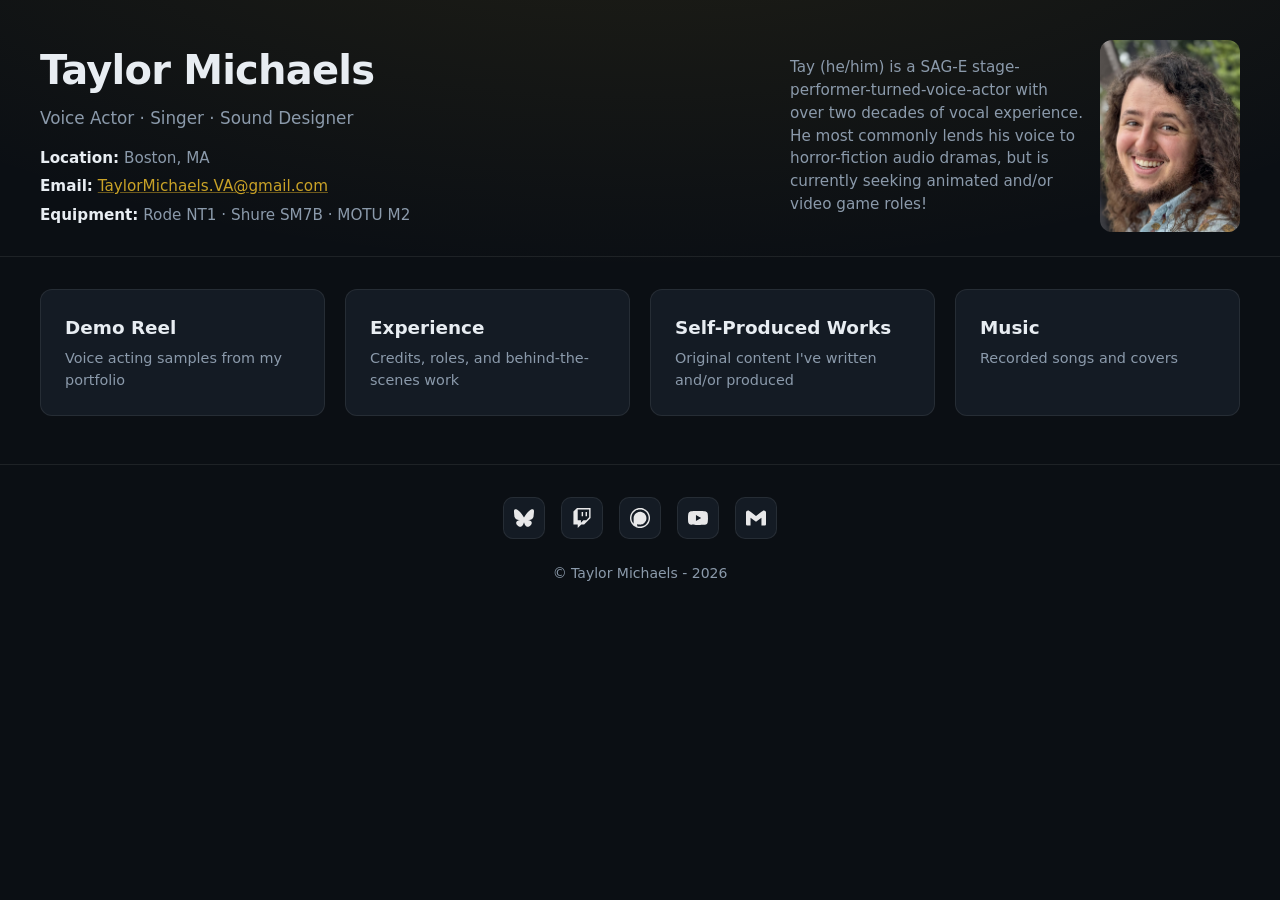
<file: index.html>
<!doctype html>
<html lang="en">
<head>
  <meta charset="utf-8" />
  <meta name="viewport" content="width=device-width, initial-scale=1" />
  <title>Taylor Michaels - CV</title>
  <link rel="stylesheet" href="styles.css" />
</head>
<body>
  <header class="site-header">
    <div class="inner header-layout">
  
      <div class="header-main">
        <h1>Taylor Michaels</h1>
  
        <p class="tagline">
          Voice Actor · Singer · Sound Designer
        </p>
  
        <p class="equipment">
          <strong>Location:</strong>
          Boston, MA
        </p>

        <p class="contact">
          <strong>Email:</strong>
          <a href="mailto:TaylorMichaels.VA@gmail.com">
            TaylorMichaels.VA@gmail.com
          </a>
        </p>
  
        <p class="equipment">
          <strong>Equipment:</strong>
          Rode NT1 · Shure SM7B · MOTU M2
        </p>
      </div>
  
      <div class="header-side">
        <div class="bio">
          <p>
            Tay (he/him) is a SAG-E stage-performer-turned-voice-actor with
            over two decades of vocal experience. He most commonly lends his voice to
            horror-fiction audio dramas, but is currently seeking 
            animated and/or video game roles!
          </p>
        </div>
      
        <div class="headshot-wrap">
          <img
            class="headshot"
            src="images/me.jpg"
            alt="Headshot of Taylor Michaels"
          />
        </div>
      </div>
  
    </div>
  </header>

  <main class="content inner">
    <nav class="nav-grid" aria-label="Site sections">
      <a class="nav-card" href="demo-reel.html">
        <span class="nav-card-title">Demo Reel</span>
        <span class="nav-card-desc">Voice acting samples from my portfolio</span>
      </a>
      <a class="nav-card" href="experience.html">
        <span class="nav-card-title">Experience</span>
        <span class="nav-card-desc">Credits, roles, and behind-the-scenes work</span>
      </a>
      <a class="nav-card" href="self-produced.html">
        <span class="nav-card-title">Self-Produced Works</span>
        <span class="nav-card-desc">Original content I've written and/or produced</span>
      </a>
      <a class="nav-card" href="music.html">
        <span class="nav-card-title">Music</span>
        <span class="nav-card-desc">Recorded songs and covers</span>
      </a>
    </nav>
  </main>

  <div data-include="partials/footer.html"></div>
  <script src="scripts/includes.js"></script>
</body>
</html>
</file>
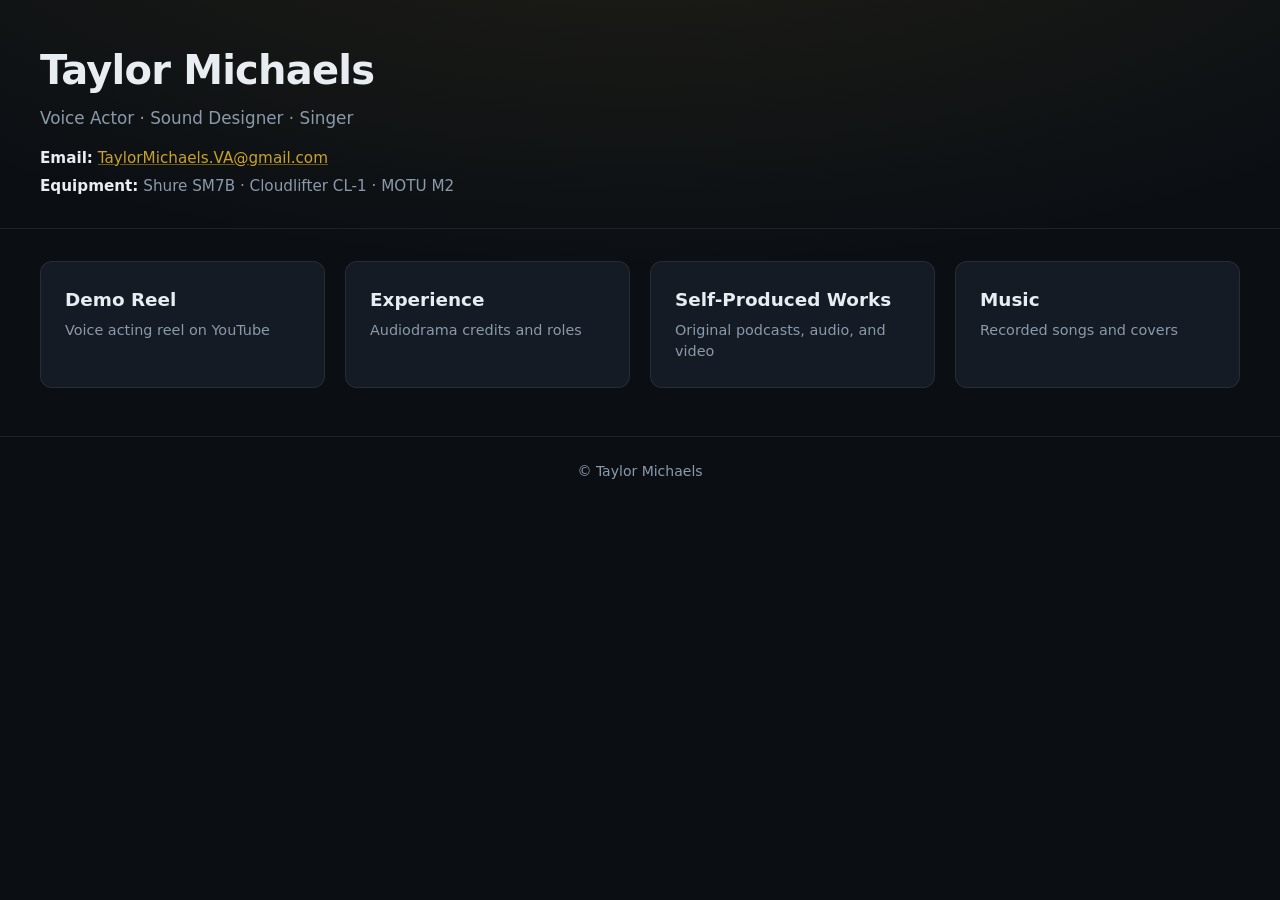
<file: docs/index.html>
<!doctype html>
<html lang="en">
<head>
  <meta charset="utf-8" />
  <meta name="viewport" content="width=device-width, initial-scale=1" />
  <title>Taylor Michaels — Vocal Resume</title>
  <link rel="stylesheet" href="styles.css" />
</head>
<body>
  <header class="site-header">
    <div class="inner">
      <h1>Taylor Michaels</h1>
      <p class="tagline">Voice Actor · Sound Designer · Singer</p>
      <p class="contact">
        <strong>Email:</strong>
        <a href="mailto:TaylorMichaels.VA@gmail.com">TaylorMichaels.VA@gmail.com</a>
      </p>
      <p class="equipment">
        <strong>Equipment:</strong> Shure SM7B · Cloudlifter CL-1 · MOTU M2
      </p>
    </div>
  </header>

  <main class="content inner">
    <nav class="nav-grid" aria-label="Site sections">
      <a class="nav-card" href="demo-reel.html">
        <span class="nav-card-title">Demo Reel</span>
        <span class="nav-card-desc">Voice acting reel on YouTube</span>
      </a>
      <a class="nav-card" href="experience.html">
        <span class="nav-card-title">Experience</span>
        <span class="nav-card-desc">Audiodrama credits and roles</span>
      </a>
      <a class="nav-card" href="self-produced.html">
        <span class="nav-card-title">Self-Produced Works</span>
        <span class="nav-card-desc">Original podcasts, audio, and video</span>
      </a>
      <a class="nav-card" href="music.html">
        <span class="nav-card-title">Music</span>
        <span class="nav-card-desc">Recorded songs and covers</span>
      </a>
    </nav>
  </main>

  <footer class="site-footer">
    <div class="inner">
      <p>© Taylor Michaels</p>
    </div>
  </footer>
</body>
</html>
</file>
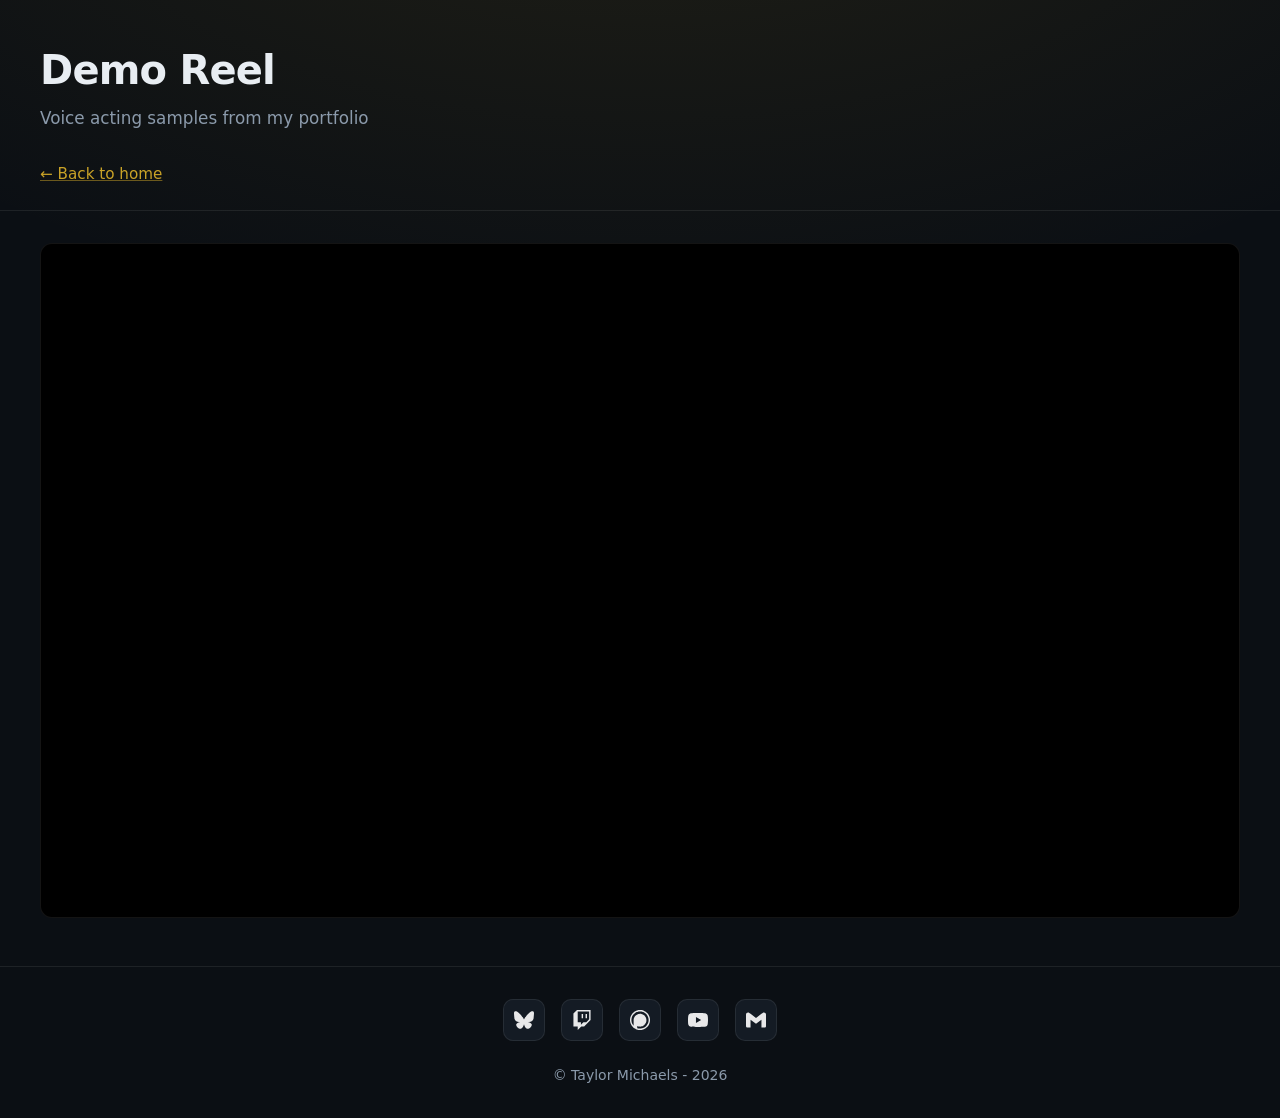
<file: demo-reel.html>
<!doctype html>
<html lang="en">
<head>
  <meta charset="utf-8" />
  <meta name="viewport" content="width=device-width, initial-scale=1" />
  <title>Demo Reel - Taylor Michaels</title>
  <link rel="stylesheet" href="styles.css" />
</head>
<body>
  <header class="site-header">
    <div class="inner">
      <h1>Demo Reel</h1>
      <p class="tagline">Voice acting samples from my portfolio</p>
      <a class="nav-link" href="index.html">← Back to home</a>
    </div>
  </header>

  <main class="content inner">
    <div class="video-embed">
      <iframe
        src="https://www.youtube.com/embed/QNizPZZmlKU"
        title="Taylor Michaels — Demo Reel"
        allow="accelerometer; autoplay; clipboard-write; encrypted-media; gyroscope; picture-in-picture; web-share"
        referrerpolicy="strict-origin-when-cross-origin"
        allowfullscreen
      ></iframe>
    </div>
  </main>

  <div data-include="partials/footer.html"></div>
  <script src="scripts/includes.js"></script>
</body>
</html>
</file>
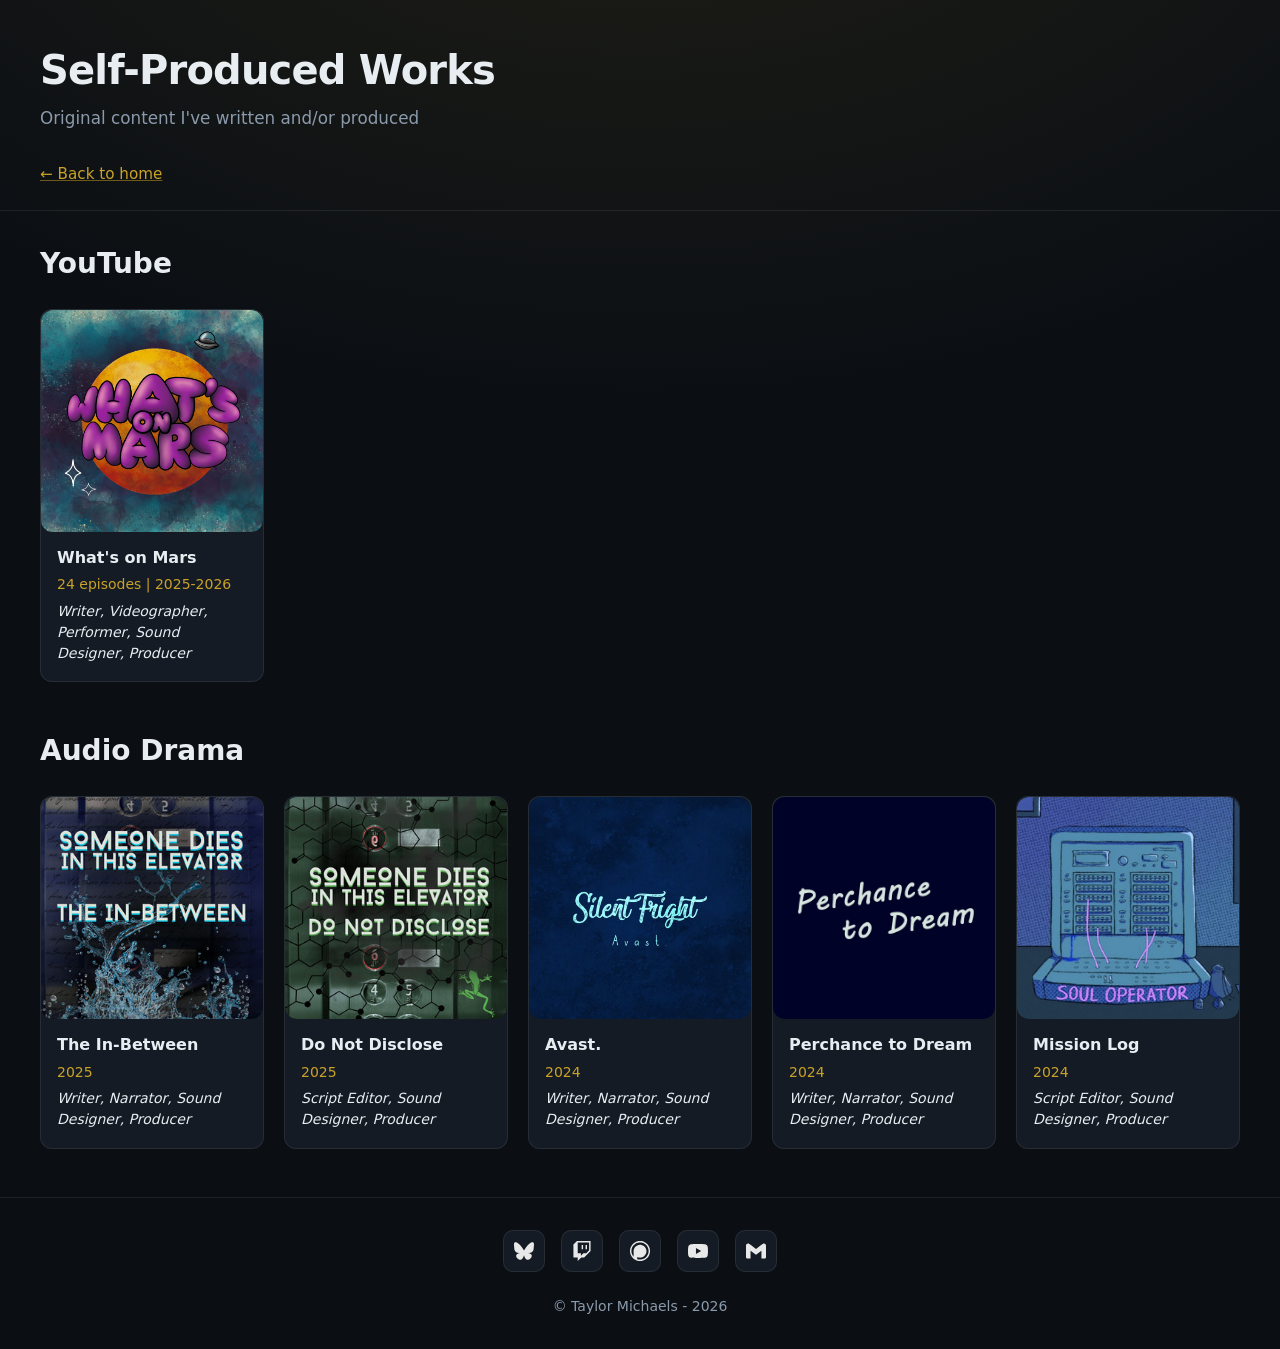
<file: self-produced.html>
<!doctype html>
<html lang="en">
<head>
  <meta charset="utf-8" />
  <meta name="viewport" content="width=device-width, initial-scale=1" />
  <title>Self-Produced Works - Taylor Michaels</title>
  <link rel="stylesheet" href="styles.css" />
</head>
<body>
  <header class="site-header">
    <div class="inner">
      <h1>Self-Produced Works</h1>
      <p class="tagline">Original content I've written and/or produced</p>
      <a class="nav-link" href="index.html">← Back to home</a>
    </div>
  </header>

  <main class="content inner">
    <div class="section-intro">
      <h2>YouTube</h2>
    </div>

    <section id="youtube_self" class="shows-grid" aria-label="youtube work"></section>

    <br></br>

    <div class="section-intro">
      <h2>Audio Drama</h2>
    </div>

    <section id="audiodrama_self" class="shows-grid" aria-label="bts work"></section>
  </main>

  <div data-include="partials/footer.html"></div>
  <script src="scripts/includes.js"></script>

  <script type="module">
    import { createMediaCard, renderRoles, episodeLabel }
    from "./scripts/rendercards.js";
    import { youtube_self, audiodrama_self }
    from "./data/collections.js";

    const grid = document.getElementById("youtube_self");

    youtube_self.forEach((show) => {
      const { card, meta } = createMediaCard(show);

      meta.innerHTML = `
        <h3>${show.title}</h3>
        <p class="stats">${episodeLabel(show.episodes)} | ${show.years}</p>
        ${renderRoles(show.roles)}
      `;

      grid.appendChild(card);
    });

    const audiodrama_self_grid = document.getElementById("audiodrama_self");

    audiodrama_self.forEach((bts) => {
      const { card, meta } = createMediaCard(bts);

      meta.innerHTML = `
        <h3>${bts.title}</h3>
        <p class="stats">${bts.years}</p>
        ${renderRoles(bts.roles)}
      `;

      audiodrama_self_grid.appendChild(card);
    });
  </script>
</body>
</html>
</file>
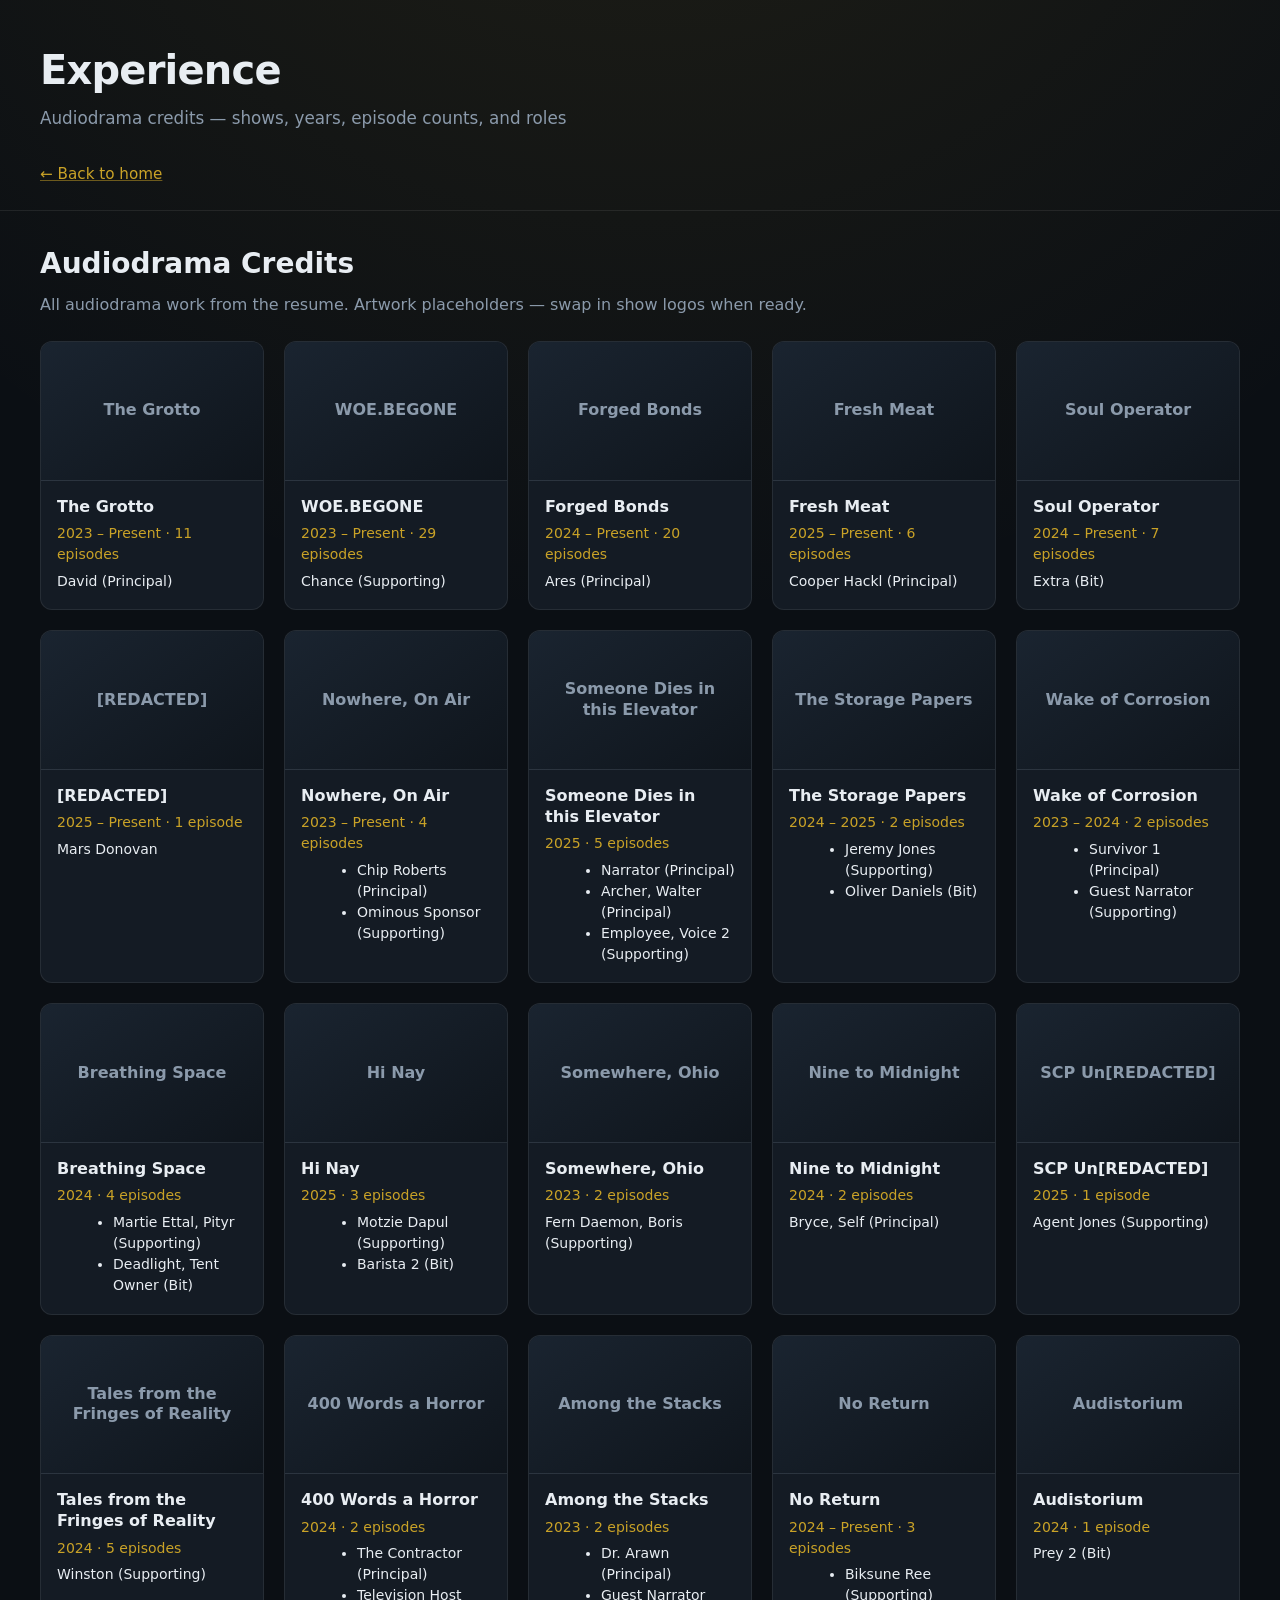
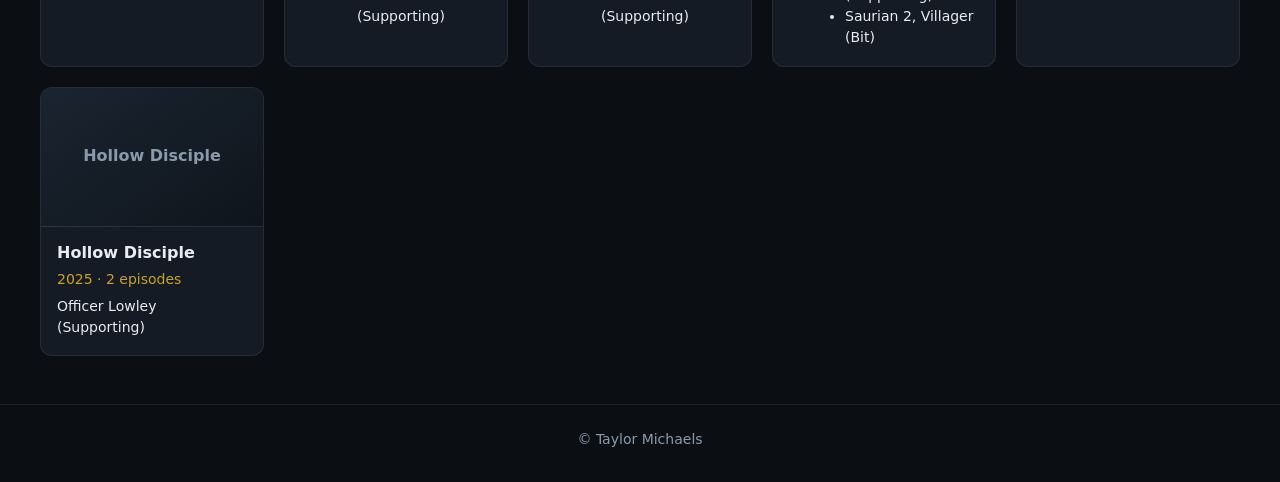
<file: docs/audiodrama.html>
<!doctype html>
<html lang="en">
<head>
  <meta charset="utf-8" />
  <meta http-equiv="refresh" content="0; url=experience.html" />
  <title>Redirecting…</title>
  <link rel="canonical" href="experience.html" />
</head>
<body>
  <p><a href="experience.html">Continue to Experience</a></p>
</body>
</html>
</file>
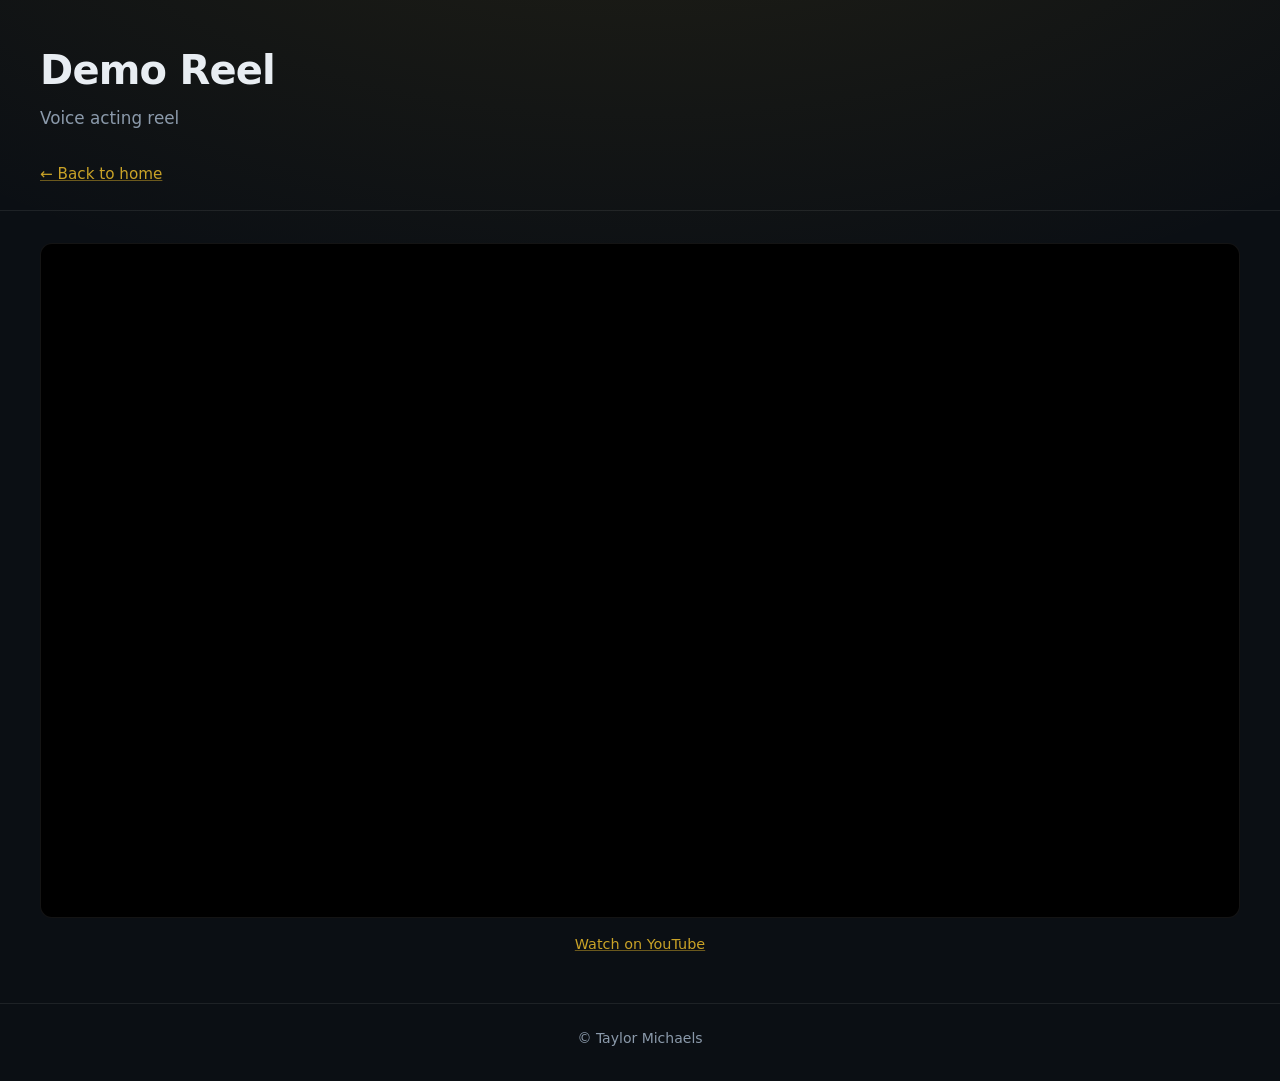
<file: docs/demo-reel.html>
<!doctype html>
<html lang="en">
<head>
  <meta charset="utf-8" />
  <meta name="viewport" content="width=device-width, initial-scale=1" />
  <title>Demo Reel — Taylor Michaels</title>
  <link rel="stylesheet" href="styles.css" />
</head>
<body>
  <header class="site-header">
    <div class="inner">
      <h1>Demo Reel</h1>
      <p class="tagline">Voice acting reel</p>
      <a class="nav-link" href="index.html">← Back to home</a>
    </div>
  </header>

  <main class="content inner">
    <div class="video-embed">
      <iframe
        src="https://www.youtube.com/embed/QNizPZZmlKU"
        title="Taylor Michaels — Demo Reel"
        allow="accelerometer; autoplay; clipboard-write; encrypted-media; gyroscope; picture-in-picture; web-share"
        referrerpolicy="strict-origin-when-cross-origin"
        allowfullscreen
      ></iframe>
    </div>
    <p class="video-caption">
      <a href="https://youtu.be/QNizPZZmlKU" target="_blank" rel="noopener">Watch on YouTube</a>
    </p>
  </main>

  <footer class="site-footer">
    <div class="inner">
      <p>© Taylor Michaels</p>
    </div>
  </footer>
</body>
</html>
</file>
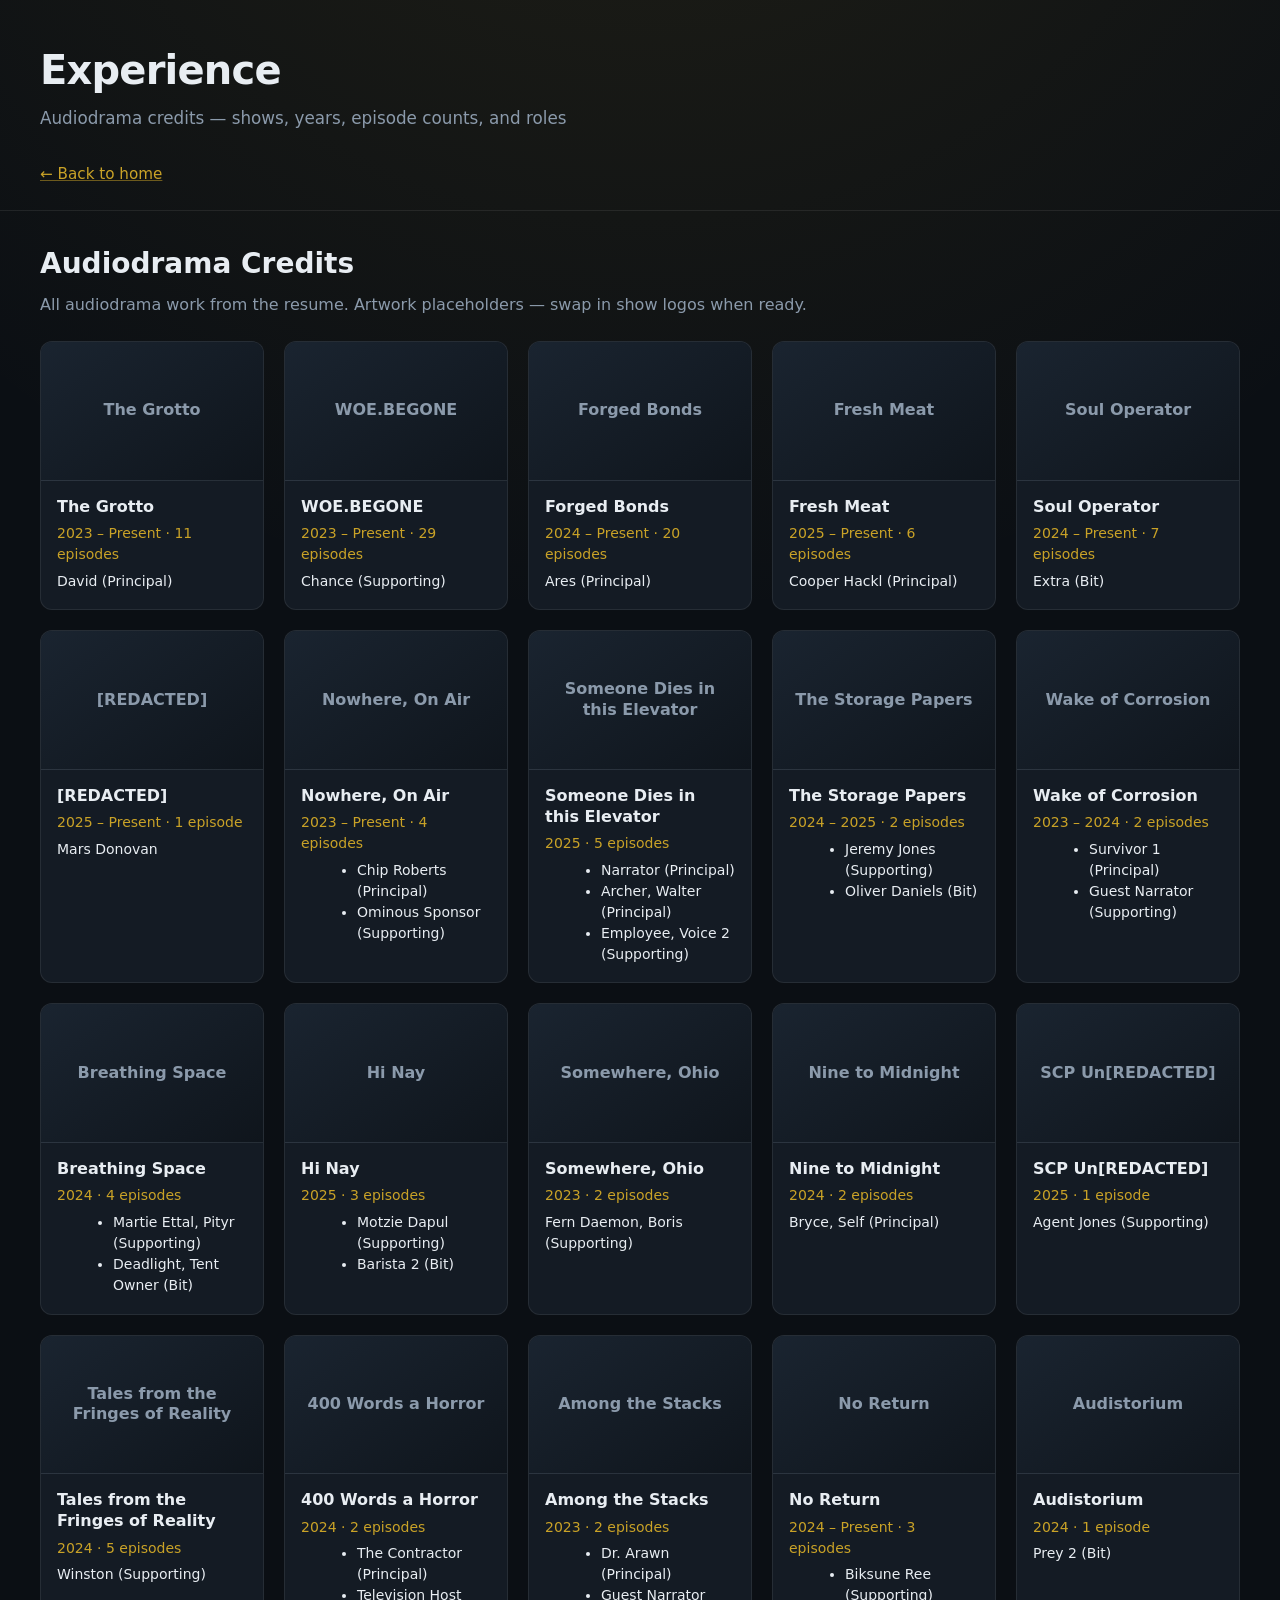
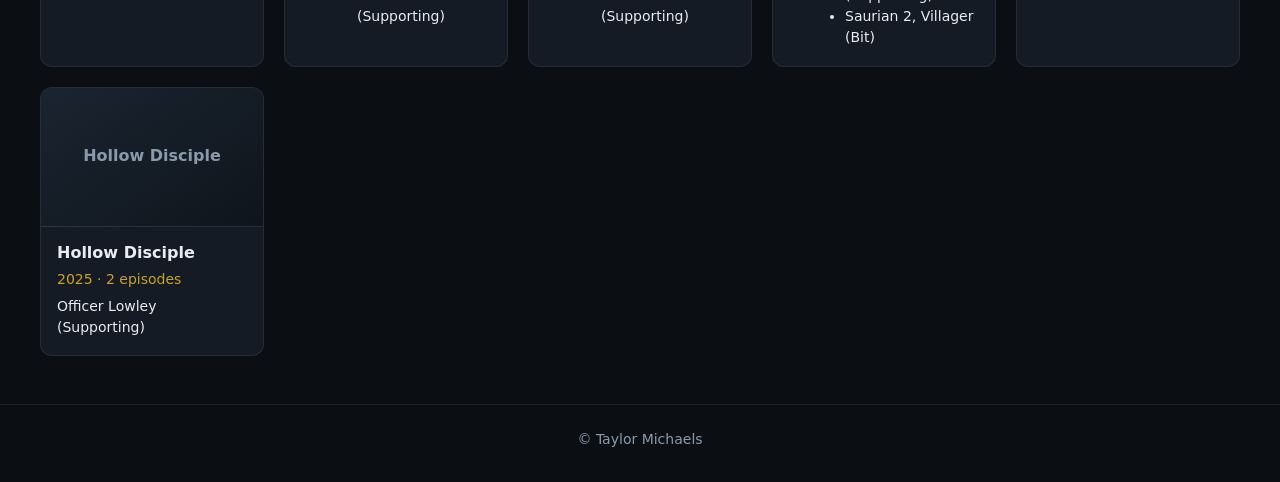
<file: docs/experience.html>
<!doctype html>
<html lang="en">
<head>
  <meta charset="utf-8" />
  <meta name="viewport" content="width=device-width, initial-scale=1" />
  <title>Experience — Taylor Michaels</title>
  <link rel="stylesheet" href="styles.css" />
</head>
<body>
  <header class="site-header">
    <div class="inner">
      <h1>Experience</h1>
      <p class="tagline">Audiodrama credits — shows, years, episode counts, and roles</p>
      <a class="nav-link" href="index.html">← Back to home</a>
    </div>
  </header>

  <main class="content inner">
    <div class="section-intro">
      <h2>Audiodrama Credits</h2>
      <p>All audiodrama work from the resume. Artwork placeholders — swap in show logos when ready.</p>
    </div>

    <section id="shows" class="shows-grid" aria-label="Audiodrama credits"></section>
  </main>

  <footer class="site-footer">
    <div class="inner">
      <p>© Taylor Michaels</p>
    </div>
  </footer>

  <script>
    const shows = [
      {
        title: "The Grotto",
        years: "2023 – Present",
        episodes: 11,
        roles: ["David (Principal)"]
      },
      {
        title: "WOE.BEGONE",
        years: "2023 – Present",
        episodes: 29,
        roles: ["Chance (Supporting)"]
      },
      {
        title: "Forged Bonds",
        years: "2024 – Present",
        episodes: 20,
        roles: ["Ares (Principal)"]
      },
      {
        title: "Fresh Meat",
        years: "2025 – Present",
        episodes: 6,
        roles: ["Cooper Hackl (Principal)"]
      },
      {
        title: "Soul Operator",
        years: "2024 – Present",
        episodes: 7,
        roles: ["Extra (Bit)"]
      },
      {
        title: "[REDACTED]",
        years: "2025 – Present",
        episodes: 1,
        roles: ["Mars Donovan"]
      },
      {
        title: "Nowhere, On Air",
        years: "2023 – Present",
        episodes: 4,
        roles: ["Chip Roberts (Principal)", "Ominous Sponsor (Supporting)"]
      },
      {
        title: "Someone Dies in this Elevator",
        years: "2025",
        episodes: 5,
        roles: [
          "Narrator (Principal)",
          "Archer, Walter (Principal)",
          "Employee, Voice 2 (Supporting)"
        ]
      },
      {
        title: "The Storage Papers",
        years: "2024 – 2025",
        episodes: 2,
        roles: ["Jeremy Jones (Supporting)", "Oliver Daniels (Bit)"]
      },
      {
        title: "Wake of Corrosion",
        years: "2023 – 2024",
        episodes: 2,
        roles: ["Survivor 1 (Principal)", "Guest Narrator (Supporting)"]
      },
      {
        title: "Breathing Space",
        years: "2024",
        episodes: 4,
        roles: ["Martie Ettal, Pityr (Supporting)", "Deadlight, Tent Owner (Bit)"]
      },
      {
        title: "Hi Nay",
        years: "2025",
        episodes: 3,
        roles: ["Motzie Dapul (Supporting)", "Barista 2 (Bit)"]
      },
      {
        title: "Somewhere, Ohio",
        years: "2023",
        episodes: 2,
        roles: ["Fern Daemon, Boris (Supporting)"]
      },
      {
        title: "Nine to Midnight",
        years: "2024",
        episodes: 2,
        roles: ["Bryce, Self (Principal)"]
      },
      {
        title: "SCP Un[REDACTED]",
        years: "2025",
        episodes: 1,
        roles: ["Agent Jones (Supporting)"]
      },
      {
        title: "Tales from the Fringes of Reality",
        years: "2024",
        episodes: 5,
        roles: ["Winston (Supporting)"]
      },
      {
        title: "400 Words a Horror",
        years: "2024",
        episodes: 2,
        roles: ["The Contractor (Principal)", "Television Host (Supporting)"]
      },
      {
        title: "Among the Stacks",
        years: "2023",
        episodes: 2,
        roles: ["Dr. Arawn (Principal)", "Guest Narrator (Supporting)"]
      },
      {
        title: "No Return",
        years: "2024 – Present",
        episodes: 3,
        roles: ["Biksune Ree (Supporting)", "Saurian 2, Villager (Bit)"]
      },
      {
        title: "Audistorium",
        years: "2024",
        episodes: 1,
        roles: ["Prey 2 (Bit)"]
      },
      {
        title: "Hollow Disciple",
        years: "2025",
        episodes: 2,
        roles: ["Officer Lowley (Supporting)"]
      }
    ];

    const grid = document.getElementById("shows");

    function episodeLabel(count) {
      return `${count} episode${count === 1 ? "" : "s"}`;
    }

    function renderRoles(roles) {
      if (roles.length === 1) {
        return `<p class="roles">${roles[0]}</p>`;
      }
      const items = roles.map((role) => `<li>${role}</li>`).join("");
      return `<ul class="roles">${items}</ul>`;
    }

    shows.forEach((show) => {
      const card = document.createElement("article");
      card.className = "show-card";

      const art = document.createElement("div");
      art.className = "show-art";
      art.setAttribute("aria-hidden", "true");
      const label = document.createElement("span");
      label.textContent = show.title;
      art.appendChild(label);

      const meta = document.createElement("div");
      meta.className = "show-meta";
      meta.innerHTML = `
        <h3>${show.title}</h3>
        <p class="stats">${show.years} · ${episodeLabel(show.episodes)}</p>
        ${renderRoles(show.roles)}
      `;

      card.appendChild(art);
      card.appendChild(meta);
      grid.appendChild(card);
    });
  </script>
</body>
</html>
</file>
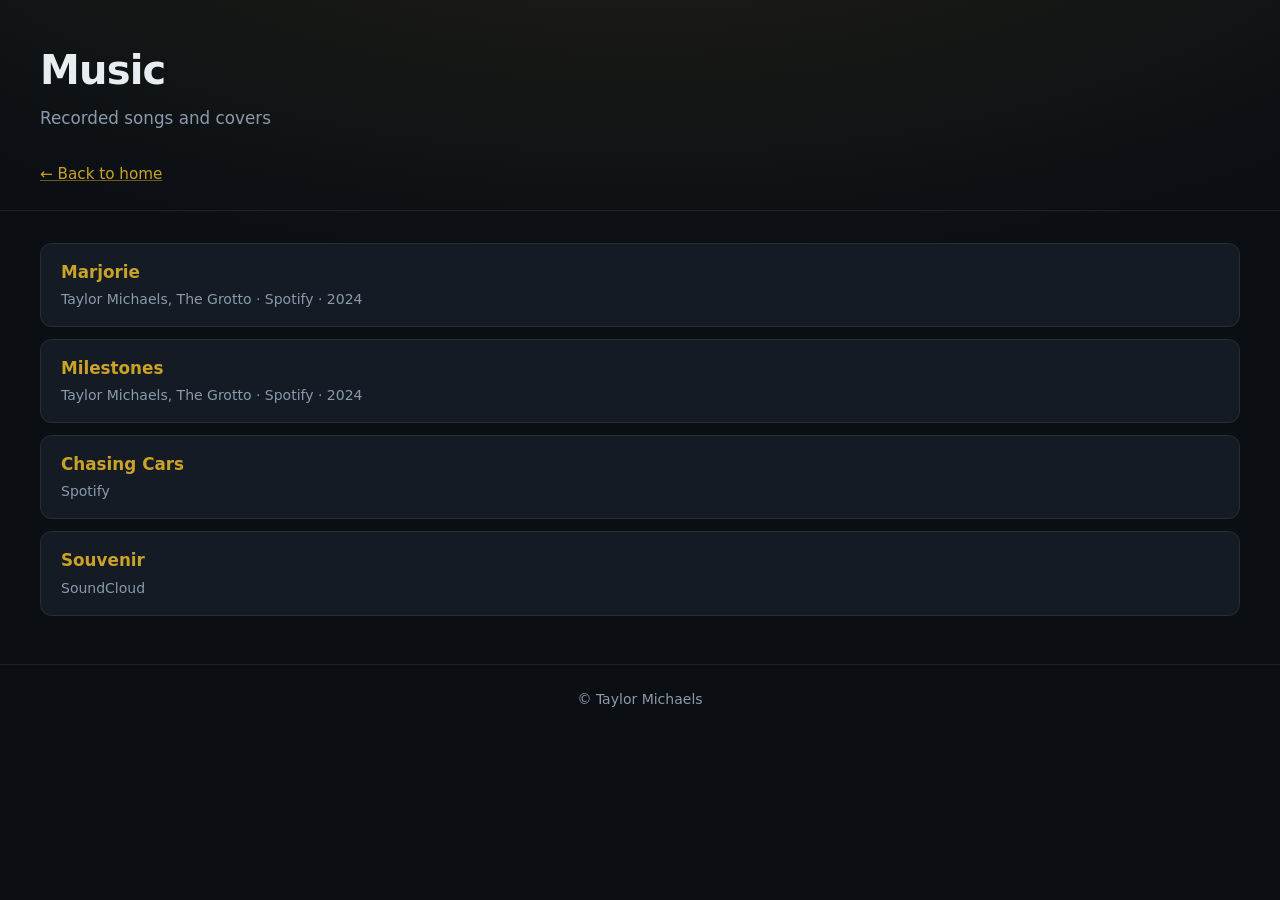
<file: docs/music.html>
<!doctype html>
<html lang="en">
<head>
  <meta charset="utf-8" />
  <meta name="viewport" content="width=device-width, initial-scale=1" />
  <title>Music — Taylor Michaels</title>
  <link rel="stylesheet" href="styles.css" />
</head>
<body>
  <header class="site-header">
    <div class="inner">
      <h1>Music</h1>
      <p class="tagline">Recorded songs and covers</p>
      <a class="nav-link" href="index.html">← Back to home</a>
    </div>
  </header>

  <main class="content inner">
    <ul class="project-list">
      <li>
        <a href="https://open.spotify.com/track/2DllA6hfBk3wiA2TXDpyyu" target="_blank" rel="noopener">Marjorie</a>
        <span class="project-meta">Taylor Michaels, The Grotto · Spotify · 2024</span>
      </li>
      <li>
        <a href="https://open.spotify.com/track/4tBwJACA5W9l0hYSqdsPCo?si=be3ee5ad795843f1" target="_blank" rel="noopener">Milestones</a>
        <span class="project-meta">Taylor Michaels, The Grotto · Spotify · 2024</span>
      </li>
      <li>
        <a href="https://open.spotify.com/track/4IPjkbIWMfpB7WSwmZlmce?si=c1b8b8b181464dd9" target="_blank" rel="noopener">Chasing Cars</a>
        <span class="project-meta">Spotify</span>
      </li>
      <li>
        <a href="https://on.soundcloud.com/SQMsKnGZhVhED4WIYM" target="_blank" rel="noopener">Souvenir</a>
        <span class="project-meta">SoundCloud</span>
      </li>
    </ul>
  </main>

  <footer class="site-footer">
    <div class="inner">
      <p>© Taylor Michaels</p>
    </div>
  </footer>
</body>
</html>
</file>
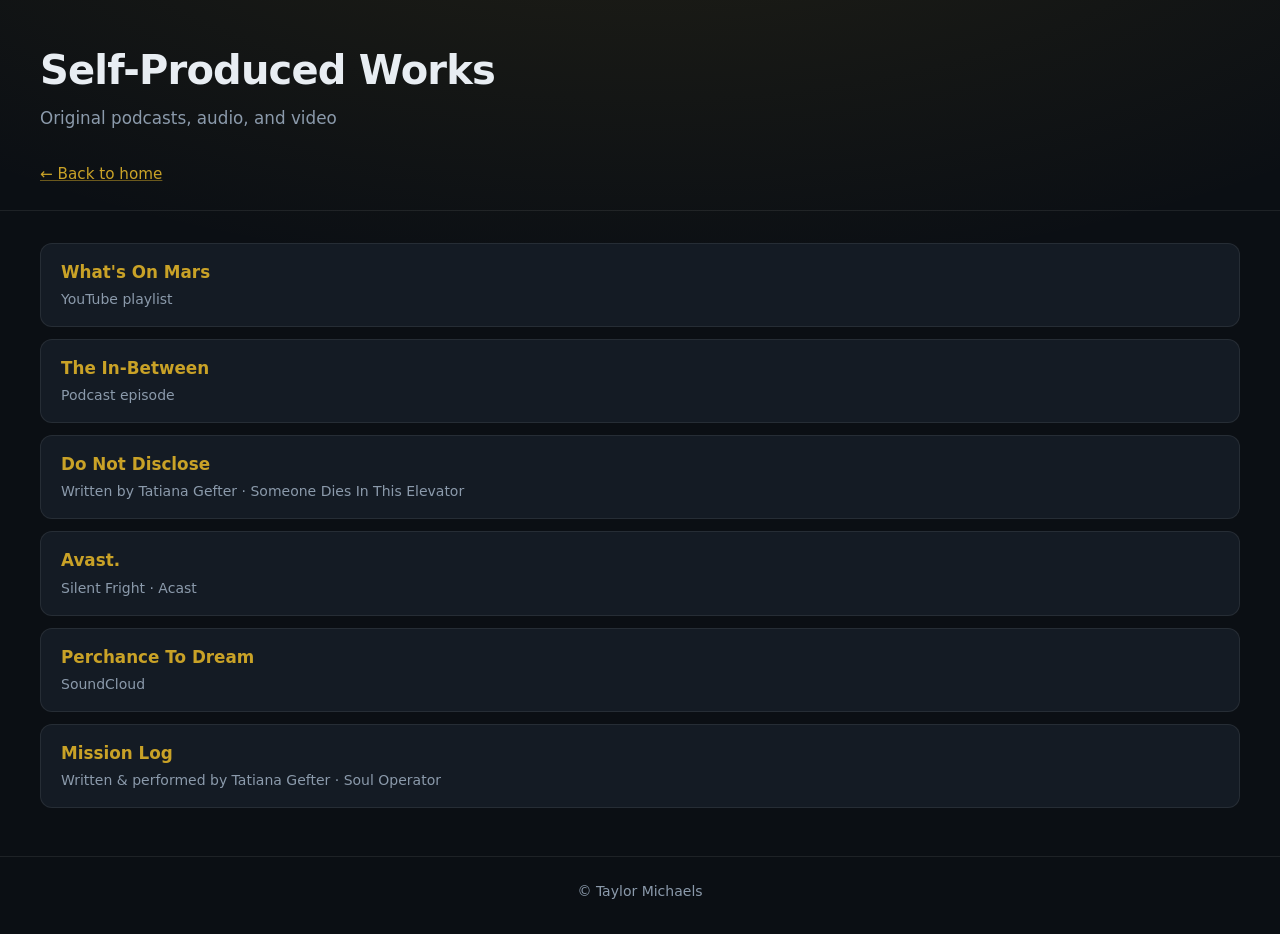
<file: docs/self-produced.html>
<!doctype html>
<html lang="en">
<head>
  <meta charset="utf-8" />
  <meta name="viewport" content="width=device-width, initial-scale=1" />
  <title>Self-Produced Works — Taylor Michaels</title>
  <link rel="stylesheet" href="styles.css" />
</head>
<body>
  <header class="site-header">
    <div class="inner">
      <h1>Self-Produced Works</h1>
      <p class="tagline">Original podcasts, audio, and video</p>
      <a class="nav-link" href="index.html">← Back to home</a>
    </div>
  </header>

  <main class="content inner">
    <ul class="project-list">
      <li>
        <a href="https://www.youtube.com/playlist?list=PLnKcUvxEvEXooA0CKLNBSfbRz-UcazIBZ" target="_blank" rel="noopener">What's On Mars</a>
        <span class="project-meta">YouTube playlist</span>
      </li>
      <li>
        <a href="https://open.spotify.com/episode/3XybeIZGwVX6zHW4RFxoQi?si=54d78ee21b8a43bb" target="_blank" rel="noopener">The In-Between</a>
        <span class="project-meta">Podcast episode</span>
      </li>
      <li>
        <a href="https://open.spotify.com/episode/7mddUgA64Mx90B1onMkfbo?si=9239dcad921248ac" target="_blank" rel="noopener">Do Not Disclose</a>
        <span class="project-meta">Written by Tatiana Gefter · Someone Dies In This Elevator</span>
      </li>
      <li>
        <a href="https://shows.acast.com/silent-fright/episodes/avast" target="_blank" rel="noopener">Avast.</a>
        <span class="project-meta">Silent Fright · Acast</span>
      </li>
      <li>
        <a href="https://soundcloud.com/taylor-michaels-196631661/perchance-to-dream" target="_blank" rel="noopener">Perchance To Dream</a>
        <span class="project-meta">SoundCloud</span>
      </li>
      <li>
        <a href="https://open.spotify.com/episode/4oyaUa3xthTFHMtChuWOkm?si=a89f4e589a5b4ebb" target="_blank" rel="noopener">Mission Log</a>
        <span class="project-meta">Written &amp; performed by Tatiana Gefter · Soul Operator</span>
      </li>
    </ul>
  </main>

  <footer class="site-footer">
    <div class="inner">
      <p>© Taylor Michaels</p>
    </div>
  </footer>
</body>
</html>
</file>
<file: styles.css>
:root {
  --bg: #0b0f14;
  --surface: #141b24;
  --surface-raised: #1a2430;
  --text: #e8edf2;
  --muted: #8b9aab;
  --accent: #c9a227;
  --accent-soft: rgba(201, 162, 39, 0.15);
  --border: rgba(255, 255, 255, 0.08);
  --radius: 12px;
  --max-width: 1200px;
}

*,
*::before,
*::after {
  box-sizing: border-box;
}

body {
  margin: 0;
  min-height: 100vh;
  font-family: "Segoe UI", system-ui, -apple-system, sans-serif;
  background:
    radial-gradient(ellipse 80% 50% at 50% -20%, rgba(201, 162, 39, 0.12), transparent),
    var(--bg);
  color: var(--text);
  line-height: 1.5;
}

a {
  color: var(--accent);
  text-decoration-color: rgba(201, 162, 39, 0.5);
}

a:hover {
  text-decoration-color: var(--accent);
}

.inner {
  width: min(100% - 2rem, var(--max-width));
  margin-inline: auto;
}

.site-header {
  padding: 2.5rem 0 1.5rem;
  border-bottom: 1px solid var(--border);
}

.site-header h1 {
  margin: 0 0 0.35rem;
  font-size: clamp(1.75rem, 4vw, 2.5rem);
  font-weight: 600;
  letter-spacing: -0.02em;
}

.tagline {
  margin: 0 0 1rem;
  color: var(--muted);
  font-size: 1.05rem;
}

.contact,
.equipment {
  margin: 0.35rem 0;
  color: var(--muted);
  font-size: 0.95rem;
}

.contact strong,
.equipment strong {
  color: var(--text);
}

.nav-link {
  display: inline-block;
  margin-top: 1rem;
  font-size: 0.95rem;
}

.content {
  padding: 2rem 0 3rem;
}

.nav-grid {
  display: grid;
  grid-template-columns: repeat(auto-fill, minmax(min(100%, 240px), 1fr));
  gap: 1.25rem;
  width: 100%;
}

.nav-card {
  display: flex;
  flex-direction: column;
  gap: 0.4rem;
  padding: 1.5rem;
  background: var(--surface);
  border: 1px solid var(--border);
  border-radius: var(--radius);
  text-decoration: none;
  color: var(--text);
  transition: border-color 0.15s ease, transform 0.15s ease, background 0.15s ease;
}

.nav-card:hover {
  border-color: rgba(201, 162, 39, 0.35);
  background: var(--surface-raised);
  transform: translateY(-2px);
  text-decoration: none;
}

.nav-card-title {
  font-size: 1.15rem;
  font-weight: 600;
}

.nav-card-desc {
  font-size: 0.9rem;
  color: var(--muted);
}

.video-embed {
  position: relative;
  width: 100%;
  aspect-ratio: 16 / 9;
  border-radius: var(--radius);
  overflow: hidden;
  border: 1px solid var(--border);
  background: #000;
}

.video-embed iframe {
  position: absolute;
  inset: 0;
  width: 100%;
  height: 100%;
  border: 0;
}

.video-caption {
  margin: 1rem 0 0;
  text-align: center;
  font-size: 0.9rem;
  color: var(--muted);
}

.project-list {
  list-style: none;
  margin: 0;
  padding: 0;
  display: flex;
  flex-direction: column;
  gap: 0.75rem;
}

.project-list li {
  padding: 1rem 1.25rem;
  background: var(--surface);
  border: 1px solid var(--border);
  border-radius: var(--radius);
  transition: border-color 0.15s ease;
}

.project-list li:hover {
  border-color: rgba(201, 162, 39, 0.35);
}

.project-list a {
  display: block;
  font-size: 1.05rem;
  font-weight: 600;
  text-decoration: none;
}

.project-list a:hover {
  text-decoration: underline;
}

.project-meta {
  display: block;
  margin-top: 0.25rem;
  font-size: 0.875rem;
  color: var(--muted);
}

.card {
  background: var(--surface);
  border: 1px solid var(--border);
  border-radius: var(--radius);
  padding: 1.25rem 1.5rem;
  margin-bottom: 1.5rem;
}

.card h2 {
  margin: 0 0 0.75rem;
  font-size: 1.25rem;
}

.card p {
  margin: 0 0 0.75rem;
  color: var(--muted);
}

.card p:last-child {
  margin-bottom: 0;
}

.btn {
  display: inline-block;
  padding: 0.65rem 1.25rem;
  border-radius: 999px;
  background: var(--accent-soft);
  border: 1px solid rgba(201, 162, 39, 0.35);
  color: var(--text);
  font-weight: 500;
  text-decoration: none;
  transition: background 0.15s ease, border-color 0.15s ease;
}

.btn:hover {
  background: rgba(201, 162, 39, 0.25);
  border-color: var(--accent);
}

.section-intro {
  margin-bottom: 1.5rem;
}

.section-intro h2 {
  margin: 0 0 0.5rem;
  font-size: clamp(1.35rem, 3vw, 1.75rem);
}

.section-intro p {
  margin: 0;
  color: var(--muted);
}

.shows-grid {
  display: grid;
  grid-template-columns: repeat(auto-fill, minmax(min(100%, 220px), 1fr));
  gap: 1.25rem;
  width: 100%;
}

.show-card {
  display: flex;
  flex-direction: column;
  min-width: 0;
  background: var(--surface);
  border: 1px solid var(--border);
  border-radius: var(--radius);
  overflow: hidden;
  transition: border-color 0.15s ease, transform 0.15s ease;
  text-decoration: none;
  color: inherit;
}

.show-card:hover {
  border-color: rgba(201, 162, 39, 0.35);
  transform: translateY(-2px);
}

.show-art {
  aspect-ratio: 1 / 1;
  overflow: hidden;
  border-radius: 12px;
  background: #222;
}

.show-art img {
  width: 100%;
  height: 100%;
  object-fit: cover;
  display: block;
}

.show-art span {
  font-size: clamp(0.85rem, 2.5vw, 1rem);
  font-weight: 600;
  color: var(--muted);
  line-height: 1.3;
  word-break: break-word;
}

.show-meta {
  padding: 1rem 1rem 1.1rem;
  flex: 1;
  display: flex;
  flex-direction: column;
  gap: 0.35rem;
}

.show-meta h3 {
  margin: 0;
  font-size: 1rem;
  font-weight: 600;
  line-height: 1.3;
}

.show-meta .stats {
  margin: 0;
  font-size: 0.875rem;
  color: var(--accent);
  font-weight: 500;
}

.show-meta .roles {
  margin: 0;
  font-size: 0.875rem;
  color: var(--text);
}

.show-meta .roles li {
  margin-left: 1rem;
}

.show-meta .roles ul {
  margin: 0;
  padding: 0;
  list-style: disc;
  padding-left: 1rem;
}

.site-footer {
  padding: 1.5rem 0 2rem;
  border-top: 1px solid var(--border);
  text-align: center;
  color: var(--muted);
  font-size: 0.875rem;
}

.site-footer p {
  margin: 0;
}

@media (max-width: 480px) {
  .shows-grid {
    grid-template-columns: repeat(2, minmax(0, 1fr));
    gap: 0.75rem;
  }

  .show-meta {
    padding: 0.75rem;
  }

  .show-meta h3 {
    font-size: 0.9rem;
  }
}

.footer-content {
  display: flex;
  justify-content: center;
  align-items: center;
  padding-top: 0.5rem;
  padding-bottom: 1.5rem;
}

.social-icons {
  display: flex;
  gap: 1rem;
  align-items: center;
}

.social-icons a {
  display: flex;
  align-items: center;
  justify-content: center;
  width: 42px;
  height: 42px;

  border-radius: 10px;
  border: 1px solid var(--border);
  background: var(--surface);

  transition: transform 0.15s ease, border-color 0.15s ease, background 0.15s ease;
}

.social-icons a:hover {
  transform: translateY(-2px);
  border-color: var(--accent);
  background: var(--surface-raised);
}

.social-icons img {
  width: 20px;
  height: 30px;
  filter: brightness(0) invert(1); /* makes SVGs white */
  opacity: 0.9;
}

.header-layout {
  display: grid;
  grid-template-columns: 1fr 450px;
  gap: 2rem;
  align-items: stretch;
}

.header-main {
  min-width: 0;
}

.header-side {
  display: grid;
  grid-template-columns: 1fr 140px;
  grid-template-areas: "bio image";

  gap: 1rem;

  /* IMPORTANT */
  height: 100%;
  min-height: 0;
}

.bio {
  grid-area: bio;

  display: flex;
  align-items: center;

  color: var(--muted);
  font-size: 0.95rem;
}

.headshot-wrap {
  grid-area: image;

  position: relative;

  min-height: 0;
  overflow: hidden;

  border-radius: var(--radius);
}

.headshot {
  position: absolute;
  inset: 0;

  width: 100%;
  height: 100%;

  object-fit: cover;
  object-position: center top;

  display: block;
  transform: scaleX(-1);
}

@media (max-width: 768px) {
  .header-layout {
    grid-template-columns: 1fr;
  }

  .header-side {
    grid-template-columns: 120px 1fr;

    /* swap order */
    grid-template-areas: "image bio";

    align-items: center;
  }

  .headshot {
    object-fit: contain;
    transform: scaleX(1);
  }

  .headshot-wrap {
    aspect-ratio: 3 / 4;
    overflow: hidden;
    border-radius: 25px;
  }
}

.social-icons img.custom-icon {
  filter: none;
}
</file>
<file: docs/styles.css>
:root {
  --bg: #0b0f14;
  --surface: #141b24;
  --surface-raised: #1a2430;
  --text: #e8edf2;
  --muted: #8b9aab;
  --accent: #c9a227;
  --accent-soft: rgba(201, 162, 39, 0.15);
  --border: rgba(255, 255, 255, 0.08);
  --radius: 12px;
  --max-width: 1200px;
}

*,
*::before,
*::after {
  box-sizing: border-box;
}

body {
  margin: 0;
  min-height: 100vh;
  font-family: "Segoe UI", system-ui, -apple-system, sans-serif;
  background:
    radial-gradient(ellipse 80% 50% at 50% -20%, rgba(201, 162, 39, 0.12), transparent),
    var(--bg);
  color: var(--text);
  line-height: 1.5;
}

a {
  color: var(--accent);
  text-decoration-color: rgba(201, 162, 39, 0.5);
}

a:hover {
  text-decoration-color: var(--accent);
}

.inner {
  width: min(100% - 2rem, var(--max-width));
  margin-inline: auto;
}

.site-header {
  padding: 2.5rem 0 1.5rem;
  border-bottom: 1px solid var(--border);
}

.site-header h1 {
  margin: 0 0 0.35rem;
  font-size: clamp(1.75rem, 4vw, 2.5rem);
  font-weight: 600;
  letter-spacing: -0.02em;
}

.tagline {
  margin: 0 0 1rem;
  color: var(--muted);
  font-size: 1.05rem;
}

.contact,
.equipment {
  margin: 0.35rem 0;
  color: var(--muted);
  font-size: 0.95rem;
}

.contact strong,
.equipment strong {
  color: var(--text);
}

.nav-link {
  display: inline-block;
  margin-top: 1rem;
  font-size: 0.95rem;
}

.content {
  padding: 2rem 0 3rem;
}

.nav-grid {
  display: grid;
  grid-template-columns: repeat(auto-fill, minmax(min(100%, 240px), 1fr));
  gap: 1.25rem;
  width: 100%;
}

.nav-card {
  display: flex;
  flex-direction: column;
  gap: 0.4rem;
  padding: 1.5rem;
  background: var(--surface);
  border: 1px solid var(--border);
  border-radius: var(--radius);
  text-decoration: none;
  color: var(--text);
  transition: border-color 0.15s ease, transform 0.15s ease, background 0.15s ease;
}

.nav-card:hover {
  border-color: rgba(201, 162, 39, 0.35);
  background: var(--surface-raised);
  transform: translateY(-2px);
  text-decoration: none;
}

.nav-card-title {
  font-size: 1.15rem;
  font-weight: 600;
}

.nav-card-desc {
  font-size: 0.9rem;
  color: var(--muted);
}

.video-embed {
  position: relative;
  width: 100%;
  aspect-ratio: 16 / 9;
  border-radius: var(--radius);
  overflow: hidden;
  border: 1px solid var(--border);
  background: #000;
}

.video-embed iframe {
  position: absolute;
  inset: 0;
  width: 100%;
  height: 100%;
  border: 0;
}

.video-caption {
  margin: 1rem 0 0;
  text-align: center;
  font-size: 0.9rem;
  color: var(--muted);
}

.project-list {
  list-style: none;
  margin: 0;
  padding: 0;
  display: flex;
  flex-direction: column;
  gap: 0.75rem;
}

.project-list li {
  padding: 1rem 1.25rem;
  background: var(--surface);
  border: 1px solid var(--border);
  border-radius: var(--radius);
  transition: border-color 0.15s ease;
}

.project-list li:hover {
  border-color: rgba(201, 162, 39, 0.35);
}

.project-list a {
  display: block;
  font-size: 1.05rem;
  font-weight: 600;
  text-decoration: none;
}

.project-list a:hover {
  text-decoration: underline;
}

.project-meta {
  display: block;
  margin-top: 0.25rem;
  font-size: 0.875rem;
  color: var(--muted);
}

.card {
  background: var(--surface);
  border: 1px solid var(--border);
  border-radius: var(--radius);
  padding: 1.25rem 1.5rem;
  margin-bottom: 1.5rem;
}

.card h2 {
  margin: 0 0 0.75rem;
  font-size: 1.25rem;
}

.card p {
  margin: 0 0 0.75rem;
  color: var(--muted);
}

.card p:last-child {
  margin-bottom: 0;
}

.btn {
  display: inline-block;
  padding: 0.65rem 1.25rem;
  border-radius: 999px;
  background: var(--accent-soft);
  border: 1px solid rgba(201, 162, 39, 0.35);
  color: var(--text);
  font-weight: 500;
  text-decoration: none;
  transition: background 0.15s ease, border-color 0.15s ease;
}

.btn:hover {
  background: rgba(201, 162, 39, 0.25);
  border-color: var(--accent);
}

.section-intro {
  margin-bottom: 1.5rem;
}

.section-intro h2 {
  margin: 0 0 0.5rem;
  font-size: clamp(1.35rem, 3vw, 1.75rem);
}

.section-intro p {
  margin: 0;
  color: var(--muted);
}

.shows-grid {
  display: grid;
  grid-template-columns: repeat(auto-fill, minmax(min(100%, 220px), 1fr));
  gap: 1.25rem;
  width: 100%;
}

.show-card {
  display: flex;
  flex-direction: column;
  min-width: 0;
  background: var(--surface);
  border: 1px solid var(--border);
  border-radius: var(--radius);
  overflow: hidden;
  transition: border-color 0.15s ease, transform 0.15s ease;
}

.show-card:hover {
  border-color: rgba(201, 162, 39, 0.35);
  transform: translateY(-2px);
}

.show-art {
  aspect-ratio: 16 / 10;
  width: 100%;
  display: flex;
  align-items: center;
  justify-content: center;
  padding: 1rem;
  background:
    linear-gradient(145deg, var(--surface-raised) 0%, #0f151c 100%);
  border-bottom: 1px solid var(--border);
  text-align: center;
}

.show-art span {
  font-size: clamp(0.85rem, 2.5vw, 1rem);
  font-weight: 600;
  color: var(--muted);
  line-height: 1.3;
  word-break: break-word;
}

.show-meta {
  padding: 1rem 1rem 1.1rem;
  flex: 1;
  display: flex;
  flex-direction: column;
  gap: 0.35rem;
}

.show-meta h3 {
  margin: 0;
  font-size: 1rem;
  font-weight: 600;
  line-height: 1.3;
}

.show-meta .stats {
  margin: 0;
  font-size: 0.875rem;
  color: var(--accent);
  font-weight: 500;
}

.show-meta .roles {
  margin: 0;
  font-size: 0.875rem;
  color: var(--text);
}

.show-meta .roles li {
  margin-left: 1rem;
}

.show-meta .roles ul {
  margin: 0;
  padding: 0;
  list-style: disc;
  padding-left: 1rem;
}

.site-footer {
  padding: 1.5rem 0 2rem;
  border-top: 1px solid var(--border);
  text-align: center;
  color: var(--muted);
  font-size: 0.875rem;
}

.site-footer p {
  margin: 0;
}

@media (max-width: 480px) {
  .shows-grid {
    grid-template-columns: 1fr;
  }
}
</file>
